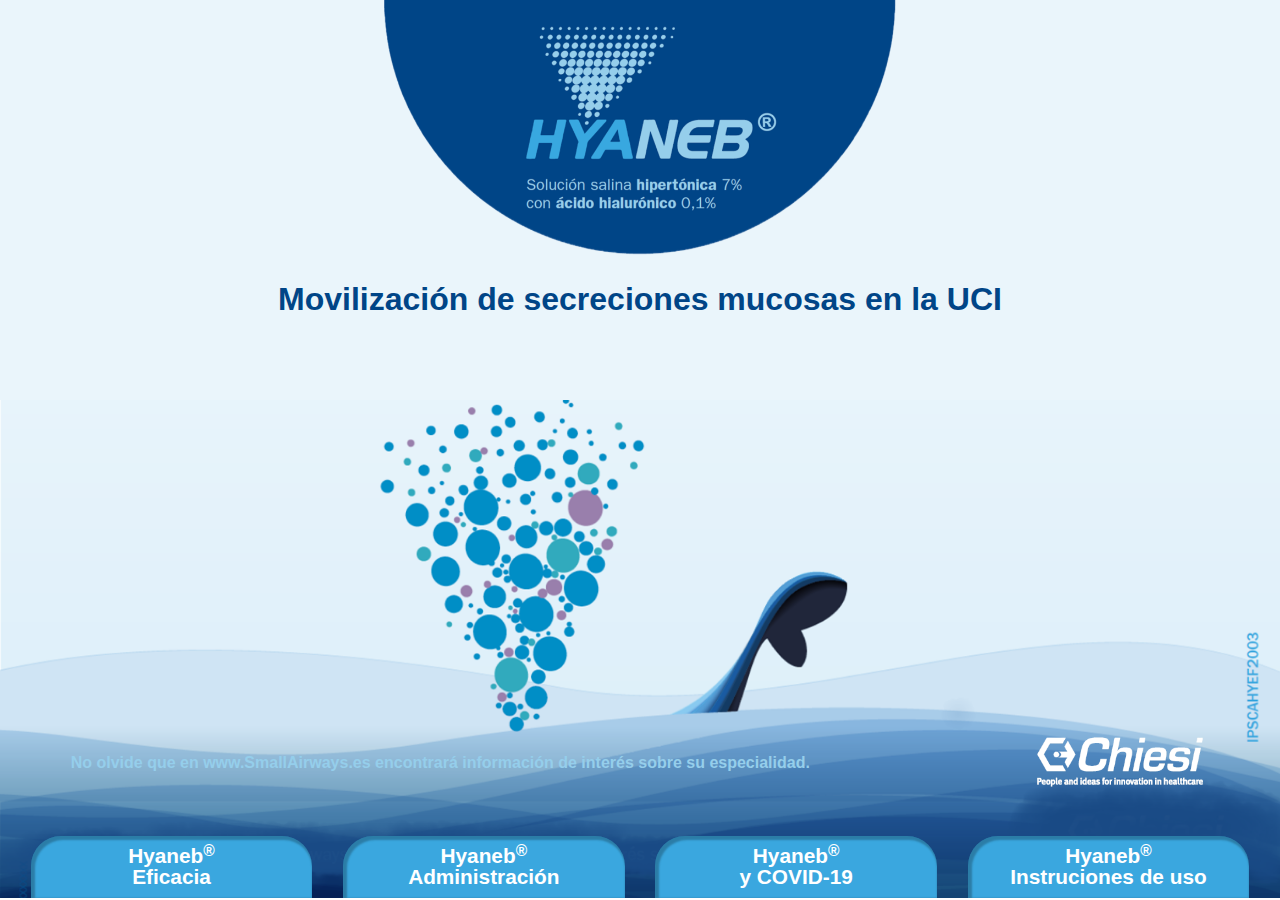
<file: index.html>
<!DOCTYPE html>
<html lang="en">
<head>
    <meta charset="UTF-8">
    <meta name="viewport" content="width=device-width, initial-scale=1.0">
    <title>Hyaneb</title>
    <link rel="stylesheet" href="assets/bootstrap/css/bootstrap.min.css">
    <link rel="stylesheet" href="css/style.css">
</head>
<body>

<div id="kad_container">

    <div id="app">

        <router-view></router-view>
    
                <footer>
                    <!-- <img class="sup-footer" src="assets/images/sup-footer.png" alt=""> -->
                    <div class="container-fluid">
                        <div class="enlaces">
                            <div>
                                <router-link to="/eficacia"  id="eficacia">
                                    Hyaneb<sup>®</sup>
                                    <br> Eficacia
                                </router-link>
                            </div>
                            <div>
                                <router-link to="/admon" id="admon">
                                    Hyaneb<sup>®</sup> <br>
                                    Administración
                                </router-link>
                            </div>
                            <div>
                                <router-link to="/covid-19" id="covid">
                                    Hyaneb<sup>®</sup> <br>
                                    y COVID-19
                                </router-link>
                            </div>
                            <div>
                                <router-link to="/instrucciones-uso" id="uso">
                                    Hyaneb<sup>®</sup> <br>
                                    Instruciones de uso
                                </router-link>
                            </div>
                    </div>
                    </div>
                </footer>
    
    </div>

</div>

</body>

<script src="assets/jquery-3.5.1.slim.min.js"></script>
<script src="assets/bootstrap/js/bootstrap.min.js"></script>
<script src="assets/popper.min.js"></script>
<script src="assets/scripts/vue.js"></script>
<script src="assets/scripts/vue-router.js"></script>
<script src="assets/scripts/app.js"></script>
<script src="assets/scripts/functions.js"></script>
<script type="text/javascript"> 
    var kad_container_width = 1920; 
    var kad_container_height = 1080; 
</script>
</html>
</file>
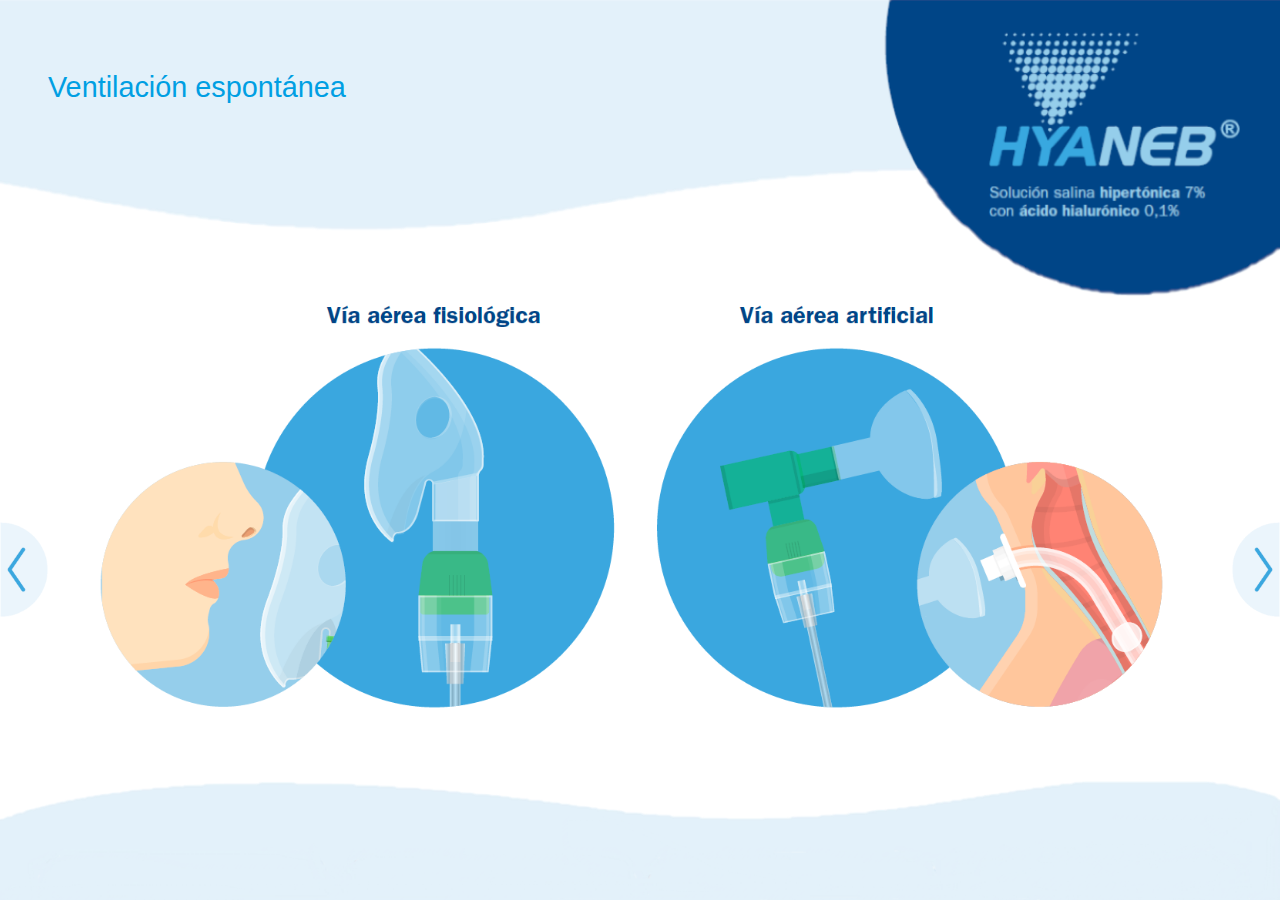
<file: hyaneb-admon-1.html>
<!DOCTYPE html>
<html lang="en">
<head>
    <meta charset="UTF-8">
    <meta name="viewport" content="width=device-width, initial-scale=1.0">
    <title>Hyaneb</title>
    <link rel="stylesheet" href="assets/bootstrap/css/bootstrap.min.css">
    <link rel="stylesheet" href="css/style.css">
</head>
<body>

    <section class="container-fluid hy-admon-1" id="app">

        <a href="index.html">
            <div class="header">
                <h1>
                    Ventilación espontánea
                </h1>
                <!-- <img src="assets/images/header.png" alt=""> -->
            </div>
        </a>

        <div class="body">

            <div class="images">
                <a href="hyaneb-admon.html">
                    <img src="assets/images/icono-anterior.png" alt="" class="icono-anterior">
                </a>
                <img src="assets/images/body-forma-admon-1.png" alt="">
                <a href="hyaneb-admon-2.html">
                    <img src="assets/images/icono-proximo.png" alt="" class="icono-proximo">
                </a>
            </div>
        </div>

        <footer-component></footer-component>
        <!-- <footer>
            <div class="container-fluid">
                <img class="sup-footer" src="assets/images/sup-footer.png" alt="">
                <div class="enlaces">
                    <div class="">
                        <a href="hyaneb-eficacia.html">
                            Hyaneb<sup>®</sup>
                            <br> Eficacia
                        </a>
                    </div>
                    <div class="">
                        <a href="hyaneb-admon.html">
                            Hyaneb<sup>®</sup> <br>
                            Administración
                        </a>
                    </div>
                    <div class="">
                        <a href="hyaneb-covid-19.html">
                            Hyaneb<sup>®</sup> <br>
                            y COVID-19
                        </a>
                    </div>
                    <div class="">
                        <a href="hyaneb-instrucciones.html">
                            Hyaneb<sup>®</sup> <br>
                            Instruciones de uso
                        </a>
                    </div>
            </div>
            </div>
            </footer> -->
    </section>

</body>

<script src="assets/jquery-3.5.1.slim.min.js"></script>
<script src="assets/bootstrap/js/bootstrap.min.js"></script>
<script src="assets/popper.min.js"></script>
<script src="assets/scripts/vue.js"></script>
<script src="assets/scripts/app.js"></script>
</html>
</file>
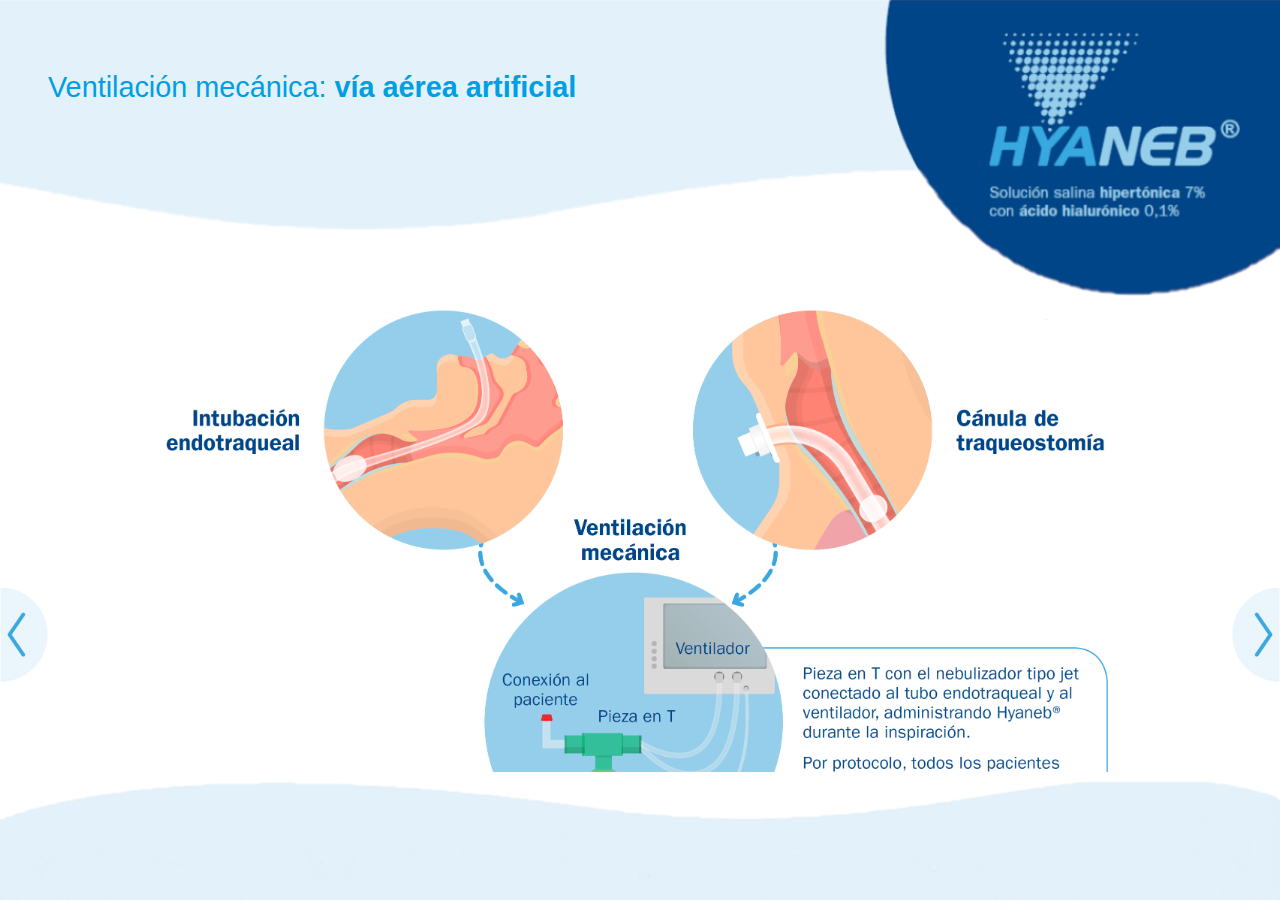
<file: hyaneb-admon-2.html>
<!DOCTYPE html>
<html lang="en">
<head>
    <meta charset="UTF-8">
    <meta name="viewport" content="width=device-width, initial-scale=1.0">
    <title>Hyaneb</title>
    <link rel="stylesheet" href="assets/bootstrap/css/bootstrap.min.css">
    <link rel="stylesheet" href="css/style.css">
</head>
<body>

    <section class="container-fluid hy-admon-2">

        <a href="index.html">
            <div class="header">
                <h1>
                    Ventilación mecánica: <strong>vía aérea artificial</strong>
                </h1>
                <!-- <img src="assets/images/header.png" alt=""> -->
            </div>
        </a>

        <div class="body">
            <div class="images">
                <a href="hyaneb-admon-1.html">
                    <img src="assets/images/icono-anterior.png" alt="" class="icono-anterior">
                </a>
                <img src="assets/images/body-forma-admon-2.png" alt="">
                <a href="hyaneb-admon-3.html">
                    <img src="assets/images/icono-proximo.png" alt="" class="icono-proximo">
                </a>
            </div>
        </div>

        <footer-component></footer-component>
        <!-- <footer>
            <div class="container-fluid">
            <img class="sup-footer" src="assets/images/sup-footer.png" alt="">
                <div class="enlaces">
                    <div class="">
                        <a href="hyaneb-eficacia.html">
                            Hyaneb<sup>®</sup>
                            <br> Eficacia
                        </a>
                    </div>
                    <div class="">
                        <a href="hyaneb-admon.html">
                            Hyaneb<sup>®</sup> <br>
                            Administración
                        </a>
                    </div>
                    <div class="">
                        <a href="hyaneb-covid-19.html">
                            Hyaneb<sup>®</sup> <br>
                            y COVID-19
                        </a>
                    </div>
                    <div class="">
                        <a href="hyaneb-instrucciones.html">
                            Hyaneb<sup>®</sup> <br>
                            Instruciones de uso
                        </a>
                    </div>
            </div>
            </div>
            </footer> -->
    </section>

</body>

<script src="assets/jquery-3.5.1.slim.min.js"></script>
<script src="assets/bootstrap/js/bootstrap.min.js"></script>
<script src="assets/popper.min.js"></script>
<script src="assets/scripts/vue.js"></script>
<script src="assets/scripts/app.js"></script>
</html>
</file>
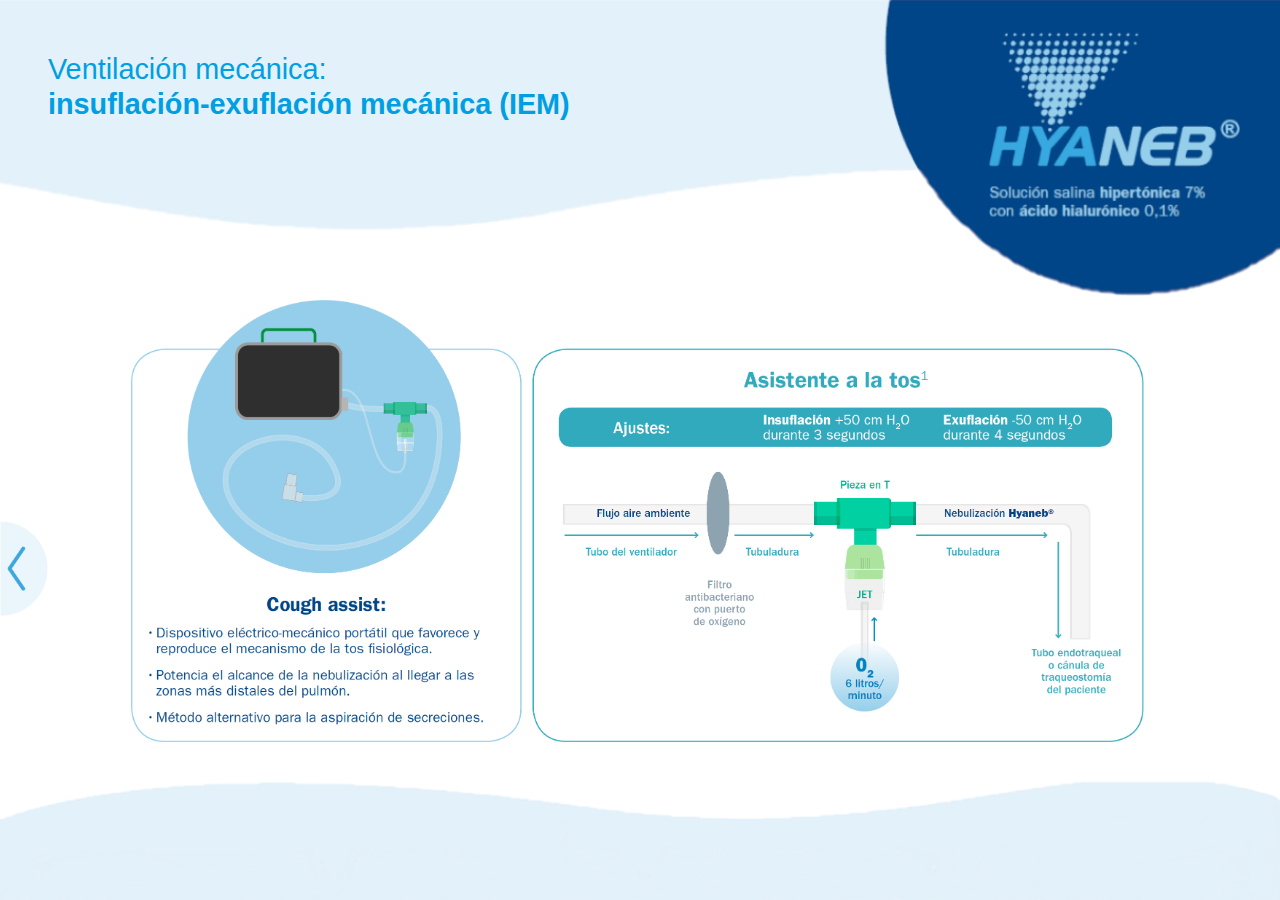
<file: hyaneb-admon-3.html>
<!DOCTYPE html>
<html lang="en">
<head>
    <meta charset="UTF-8">
    <meta name="viewport" content="width=device-width, initial-scale=1.0">
    <title>Hyaneb</title>
    <link rel="stylesheet" href="assets/bootstrap/css/bootstrap.min.css">
    <link rel="stylesheet" href="css/style.css">
</head>
<body>

    <section class="container-fluid hy-admon hy-admon-3" id="app">

        <a href="index.html">
            <div class="header">
                <h1>
                    Ventilación mecánica: <br>
                    <strong>
                        insuflación-exuflación mecánica (IEM)
                    </strong>
                </h1>
                <!-- <img src="assets/images/header.png" alt=""> -->
            </div>
        </a>

        <div class="body">
            <div class="images">
                <a href="hyaneb-admon-2.html">
                    <img src="assets/images/icono-anterior.png" alt="" class="icono-anterior">
                </a>
                <img src="assets/images/body-forma-admon-3.png" alt="">
            </div>

            <p class="ha3">
                1. JD Martí Romeu, M Vendrell Relat. Manual SEPAR de Procedimientos 27. Técnicas manuales e instrumentales para el drenaje de secreciones bronquiales en el paciente adulto. SEPAR. Marzo 2014.
            </p>

        </div>

        <footer-component></footer-component>

        <!-- <footer>
            <div class="container-fluid">
                <img class="sup-footer" src="assets/images/sup-footer.png" alt="">
                <div class="enlaces">
                    <div class="">
                        <a href="hyaneb-eficacia.html">
                            Hyaneb<sup>®</sup>
                            <br> Eficacia
                        </a>
                    </div>
                    <div class="">
                        <a href="hyaneb-admon.html">
                            Hyaneb<sup>®</sup> <br>
                            Administración
                        </a>
                    </div>
                    <div class="">
                        <a href="hyaneb-covid-19.html">
                            Hyaneb<sup>®</sup> <br>
                            y COVID-19
                        </a>
                    </div>
                    <div class="">
                        <a href="hyaneb-instrucciones.html">
                            Hyaneb<sup>®</sup> <br>
                            Instruciones de uso
                        </a>
                    </div>
            </div>
            </div>
            </footer> -->
    </section>

</body>

<script src="assets/jquery-3.5.1.slim.min.js"></script>
<script src="assets/bootstrap/js/bootstrap.min.js"></script>
<script src="assets/popper.min.js"></script>
<script src="assets/scripts/vue.js"></script>
<script src="assets/scripts/app.js"></script>
</html>
</file>
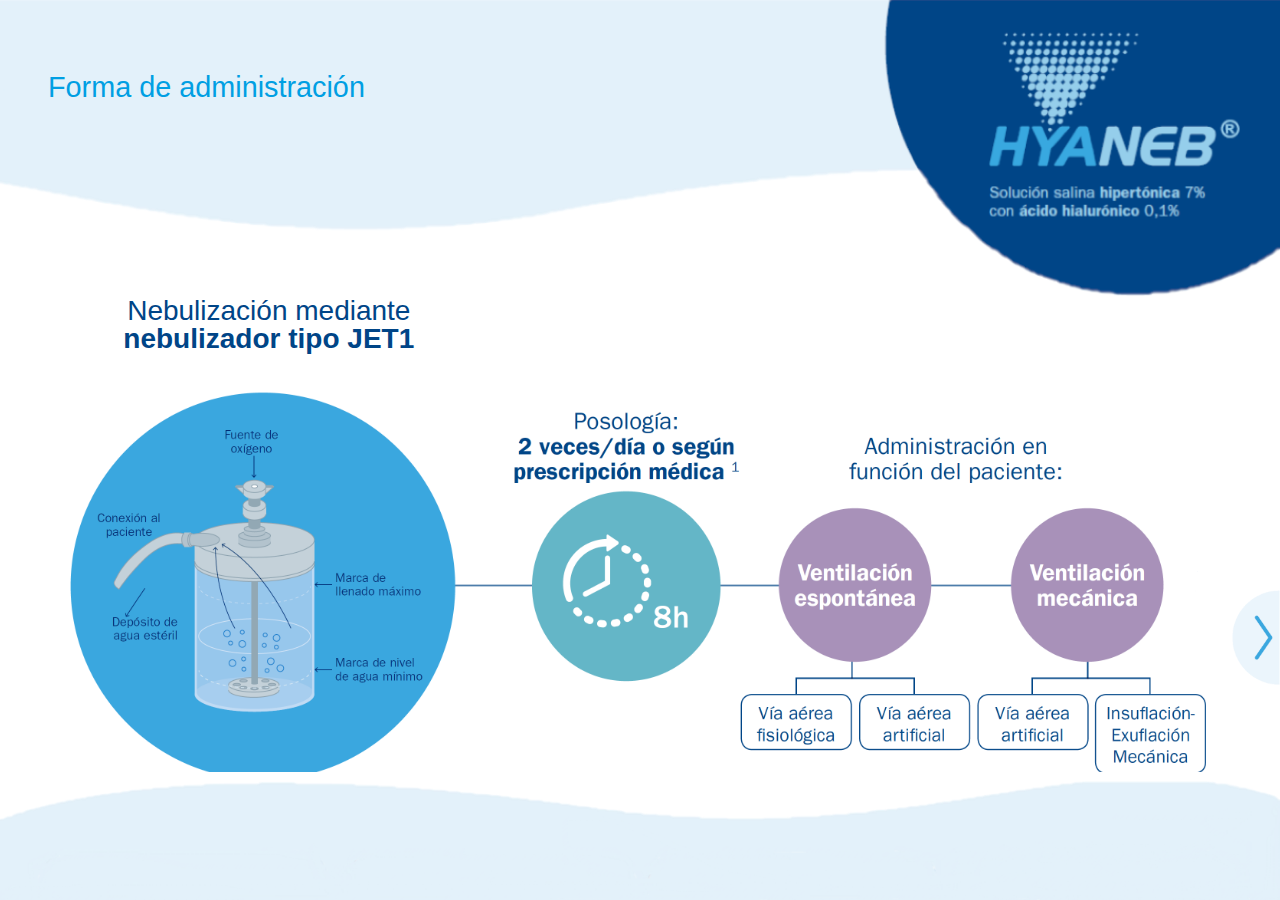
<file: hyaneb-admon.html>
<!DOCTYPE html>
<html lang="en">
<head>
    <meta charset="UTF-8">
    <meta name="viewport" content="width=device-width, initial-scale=1.0">
    <title>Hyaneb</title>
    <link rel="stylesheet" href="assets/bootstrap/css/bootstrap.min.css">
    <link rel="stylesheet" href="css/style.css">
</head>
<body>

    <section class="container-fluid hy-admon" id="app">

        <a href="index.html">
            <div class="header">
                <h1>
                    Forma de administración
                </h1>
                <!-- <img src="assets/images/header.png" alt=""> -->
            </div>
        </a>

        <div class="body">

            <h3>
                <span>
                    Nebulización mediante
                </span> <br>
                nebulizador tipo JET1
            </h3>

            <div class="images">
                <img src="assets/images/body-forma-admon.png" alt=""> 
                <a href="hyaneb-admon-1.html">
                    <img class="icono-proximo" src="assets/images/icono-proximo.png" alt="">
                </a>
            </div>
            <!-- <div class="caja-hyaneb">
                <img src="assets/images/caja-hyaneb.png" alt="">
            </div> -->
            <p>
                1.Instrucciones de uso Hyaneb®
            </p>
        </div>

        <footer-component></footer-component>

        <!-- <footer>
            <div class="container-fluid">
                <img class="sup-footer" src="assets/images/sup-footer.png" alt="">
                <div class="enlaces">
                    <div class="eficacia">
                        <a href="hyaneb-eficacia.html" onclick="pintarEficacia()">
                            Hyaneb<sup>®</sup>
                            <br> Eficacia
                        </a>
                    </div>
                    <div class="admon">
                        <a href="#" onclick="pintarAdmon()">
                            Hyaneb<sup>®</sup> <br>
                            Administración
                        </a>
                    </div>
                    <div class="covid">
                        <a href="hyaneb-covid-19.html" onclick="pintarCovid()">
                            Hyaneb<sup>®</sup> <br>
                            y COVID-19
                        </a>
                    </div>
                    <div class="uso">
                        <a href="hyaneb-instrucciones.html" onclick="pintarUso()">
                            Hyaneb<sup>®</sup> <br>
                            Instruciones de uso
                        </a>
                    </div>
            </div>
            </div>
            </footer> -->
    </section>

</body>

<script src="assets/jquery-3.5.1.slim.min.js"></script>
<script src="assets/bootstrap/js/bootstrap.min.js"></script>
<script src="assets/popper.min.js"></script>
<script src="assets/scripts/functions.js"></script>
<script src="assets/scripts/vue.js"></script>
<script src="assets/scripts/app.js"></script>
</html>
</file>
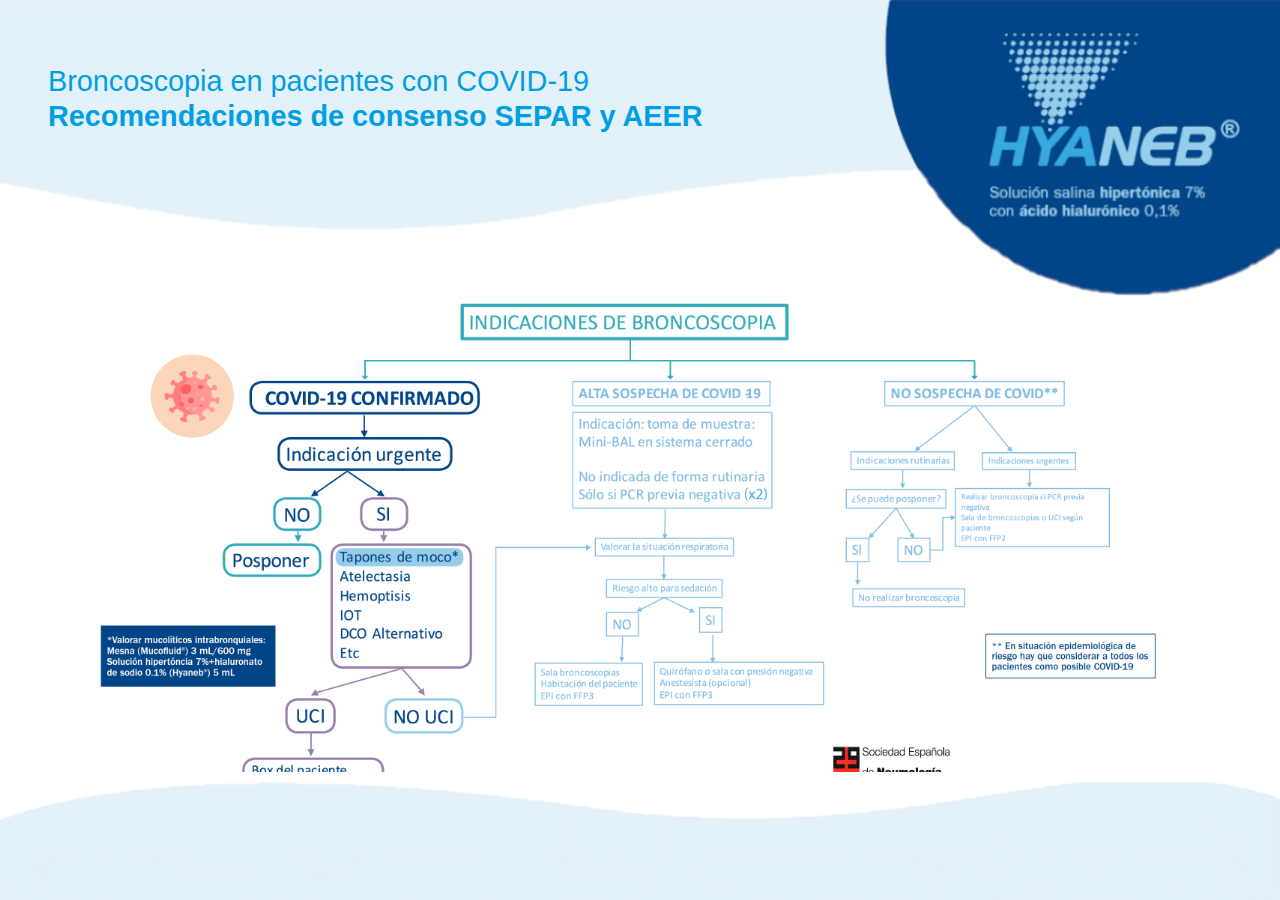
<file: hyaneb-covid-19.html>
<!DOCTYPE html>
<html lang="en">
<head>
    <meta charset="UTF-8">
    <meta name="viewport" content="width=device-width, initial-scale=1.0">
    <title>Hyaneb</title>
    <link rel="stylesheet" href="assets/bootstrap/css/bootstrap.min.css">
    <link rel="stylesheet" href="css/style.css">
</head>
<body>

    <section class="container-fluid hy-covid" id="app">

        <a href="index.html">
            <div class="header">
                <h1>
                    Broncoscopia en pacientes con COVID-19 <br>
                    <strong>Recomendaciones de consenso SEPAR y AEER</strong>
                </h1>
                <!-- <img src="assets/images/header.png" alt=""> -->
            </div>
        </a>

        <div class="body">

            <img src="assets/images/body-covid-19.png" alt="">

            <a href="https://doi.org/10.1016/j.arbres.2020.03.017" class="enlace" target="_blank">
                <img src="assets/images/icono-hoja.png" alt="">
                1. Cordovilla R, et al. Recomendaciones de consenso SEPAR y AEER sobre el uso de la broncoscopia y la toma de muestras de la vía respiratoria en pacientes con sospecha o con infección confirmada por COVID-19. Arch Bronconeumol.
                2020. https://doi.org/10.1016/j.arbres.2020.03.017
            </a>

        </div>

        <footer-component></footer-component>

        <!-- <footer>
            <div class="container-fluid">
                <img class="sup-footer" src="assets/images/sup-footer.png" alt="">
                <div class="enlaces">
                    <div class="eficacia">
                        <a href="hyaneb-eficacia.html" onclick="pintarEficacia()">
                            Hyaneb<sup>®</sup>
                            <br> Eficacia
                        </a>
                    </div>
                    <div class="admon">
                        <a href="hyaneb-admon.html" onclick="pintarAdmon()">
                            Hyaneb<sup>®</sup> <br>
                            Administración
                        </a>
                    </div>
                    <div class="covid">
                        <a href="#" onclick="pintarCovid()">
                            Hyaneb<sup>®</sup> <br>
                            y COVID-19
                        </a>
                    </div>
                    <div class="uso">
                        <a href="hyaneb-instrucciones.html" onclick="pintarUso()">
                            Hyaneb<sup>®</sup> <br>
                            Instruciones de uso
                        </a>
                    </div>
            </div>
            </div>
            </footer> -->
    </section>

</body>
<script src="assets/jquery-3.5.1.slim.min.js"></script>
<script src="assets/popper.min.js"></script>
<script src="assets/bootstrap/js/bootstrap.min.js"></script>
<script src="assets/scripts/functions.js"></script>
<script src="assets/scripts/vue.js"></script>
<script src="assets/scripts/app.js"></script>
</html>
</file>
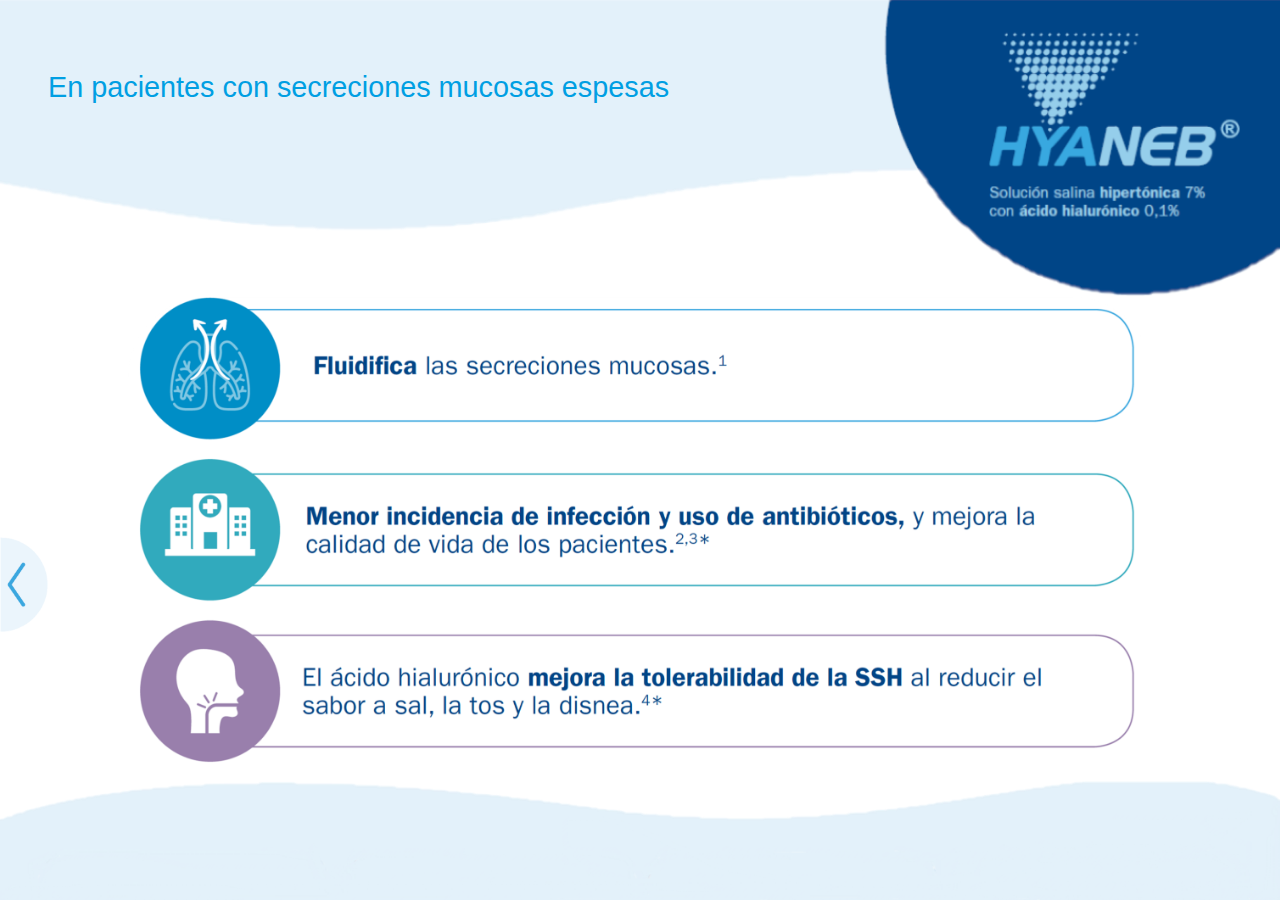
<file: hyaneb-eficacia-1.html>
<!DOCTYPE html>
<html lang="en">
<head>
    <meta charset="UTF-8">
    <meta name="viewport" content="width=device-width, initial-scale=1.0">
    <title>Hyaneb</title>
    <link rel="stylesheet" href="assets/bootstrap/css/bootstrap.min.css">
    <link rel="stylesheet" href="css/style.css">
</head>
<body>

    <section class="container-fluid hy-eficacia hy-eficacia-1">

        <a href="index.html">
            <div class="header">
                <!-- <img src="assets/images/header.png" alt=""> -->
                <h1>
                    En pacientes con secreciones mucosas espesas
                </h1>
            </div>
        </a>

        <div class="body">
            <div class="images">
                <a href="hyaneb-eficacia.html">
                    <img src="assets/images/icono-anterior.png" alt="" class="icono-anterior">
                </a>
                <img src="assets/images/mucosas-espesas.png" alt="">
                <a href="hyaneb-eficacia.html" style="display: none">
                    <img src="assets/images/icono-proximo.png" alt="" class="icono-proximo">
                </a>
            </div>

            <!-- <div class="caja-hyaneb">
                <img src="assets/images/caja-hyaneb.png" alt="">
            </div> -->
            <p>
                *En pacientes con bronquiectasias y en pacientes con fibrosis quística.
                <br>
                <br>
                1.Instrucciones de uso Hyaneb® 2. Kellett F, Robert N.M. Nebulised 7% hypertonic saline improves lung function and quality of life in bronchiectasis. Respir Med. 2011 Dec;105(12):1831-5. 3. Furnari ML, Termini L, Traverso G, et al.
                Nebulized hypertonic saline containing hyaluronic acid improves tolerability in patients with cystic fibrosis and lung disease compared with nebulized hypertonic saline alone: a prospective, randomized, double-blind, controlled study. Ther
                Adv Respir Dis. 2012;6(6):315‐322. 4. Máiz, Girón, Prats, Clemente, Polverino, Cañoet al. Addition of hyaluronic acid improves tolerance to 7% hypertonic saline solution in bronchiectasis patients. Ther Adv Respir Dis. 2018; 12: 1-10.
                2018; 12: 1-10.
            </p>
        </div>

        <footer-component></footer-component>
        <!-- <footer>
            <div class="container-fluid">
                <img class="sup-footer" src="assets/images/sup-footer.png" alt="">
                <div class="enlaces">
                    <div class="eficacia">
                        <a href="hyaneb-eficacia.html"  onclick="pintarEficacia()">
                            Hyaneb<sup>®</sup>
                            <br> Eficacia
                        </a>
                    </div>
                    <div class="admon">
                        <a href="hyaneb-admon.html">
                            Hyaneb<sup>®</sup> <br>
                            Administración
                        </a>
                    </div>
                    <div class="covid">
                        <a href="hyaneb-covid-19.html">
                            Hyaneb<sup>®</sup> <br>
                            y COVID-19
                        </a>
                    </div>
                    <div class="uso">
                        <a href="hyaneb-instrucciones.html">
                            Hyaneb<sup>®</sup> <br>
                            Instruciones de uso
                        </a>
                    </div>
            </div>
            </div>
            </footer> -->
    </section>

</body>
<script>

function pintarEficacia(){

    document.getElementsByClassName('eficacia').style('background-color', "#004587");
    console.log("Aquí");

}

</script>
<script src="assets/jquery-3.5.1.slim.min.js"></script>
<script src="assets/bootstrap/js/bootstrap.min.js"></script>
<script src="assets/popper.min.js"></script>
<script src="assets/scripts/vue.js"></script>
<script src="assets/scripts/app.js"></script>
</html>
</file>
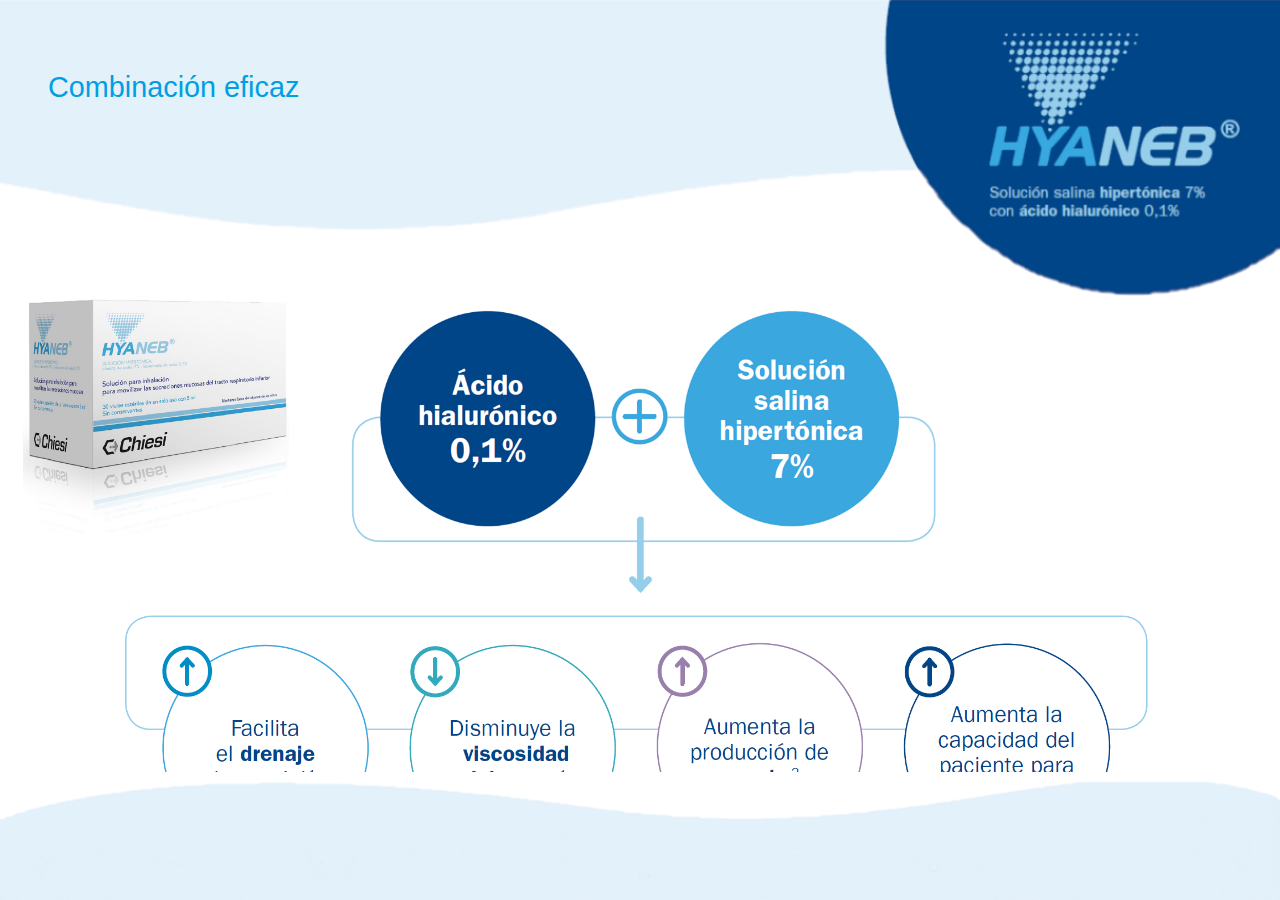
<file: hyaneb-eficacia.html>
<!DOCTYPE html>
<html lang="en">
<head>
    <meta charset="UTF-8">
    <meta name="viewport" content="width=device-width, initial-scale=1.0">
    <title>Hyaneb</title>
    <link rel="stylesheet" href="assets/bootstrap/css/bootstrap.min.css">
    <link rel="stylesheet" href="css/style.css">
</head>
<body>

    <section class="container-fluid hy-eficacia" id="app">

        <a href="index.html">
            <div class="header">

                <h1>
                    Combinación eficaz
                </h1>
            </div>
        </a>

        <!-- <header-component></header-component> -->

        <div class="body">
            <div class="row">
                <div class="col-md-3 text-center caja-hyaneb">
                    <img src="assets/images/caja-hyaneb.png" alt="">
                </div>
                <div class="col-md-7">
                    <img src="assets/images/body-eficacia-1.png" alt="">
                </div>
            </div>
            <div class="images">
                <img class="central" src="assets/images/body-eficacia-2.png" alt="">
                <!-- <a href="hyaneb-eficacia-1.html">
                    <img src="assets/images/icono-proximo.png" alt="" class="icono-proximo">
                </a> -->
            </div>
            <router-link to="/eficacia1">
                <img src="assets/images/icono-proximo.png" alt="" class="icono-proximo">
            </router-link>
            <p>
                1. Martínez-García MÁ, et al. Normativa sobre el tratamiento de las bronquiectasias en el adulto. Arch Bronconeumol. 2017. http://dx.doi.org/10.1016/j.arbres.2017.07.016. 2.Marques Ferreira, AC et al. Hypertonic Saline as a Useful
                Tool for Sputum Induction and Pathogen Detection in Cystic Fibrosis. Lung 2017;195:431–439.
            </p>
        </div>


        <footer-component></footer-component>

        <!-- <footer>

            <div class="container-fluid">
                <img class="sup-footer" src="assets/images/sup-footer.png" alt="">
                    <div class="enlaces">
                        <div class="eficacia">
                            <a href="hyaneb-eficacia.html" onclick="pintarEficacia()">
                                Hyaneb<sup>®</sup>
                                <br> Eficacia
                            </a>
                        </div>
                        <div class="admon">
                            <a href="hyaneb-admon.html" onclick="pintarAdmon()">
                                Hyaneb<sup>®</sup> <br>
                                Administración
                            </a>
                        </div>
                        <div class="covid">
                            <a href="hyaneb-covid-19.html" onclick="pintarCovid()">
                                Hyaneb<sup>®</sup> <br>
                                y COVID-19
                            </a>
                        </div>
                        <div class="uso">
                            <a href="hyaneb-instrucciones.html" onclick="pintarUso()">
                                Hyaneb<sup>®</sup> <br>
                                Instruciones de uso
                            </a>
                        </div>
                </div>
                </div>
            </footer> -->
    </section>
    <script src="assets/jquery-3.5.1.slim.min.js"></script>
    <script src="assets/popper.min.js"></script>
    <script src="assets/bootstrap/js/bootstrap.min.js"></script>
    <script src="assets/scripts/functions.js"></script>
    <script src="assets/scripts/vue.js"></script>
    <script src="assets/scripts/app.js"></script>
    <script src="assets/scripts/vue-router.js"></script>
    <!-- <script>
    
        function pintarEficacia(){
    
            let color = "#004587";
            let elements;

            console.log("Aquí");
            elements = document.getElementsByClassName("eficacia");
            elements[0].style.backgroundColor = color;
        }

        function pintarEficacia(){
    
            let color = "#004587";
            let elements;

            console.log("Aquí");
            elements = document.getElementsByClassName("eficacia");
            elements[0].style.backgroundColor = color;
        }

        function pintarEficacia(){
    
            let color = "#004587";
            let elements;

            console.log("Aquí");
            elements = document.getElementsByClassName("eficacia");
            elements[0].style.backgroundColor = color;
        }

        function pintarEficacia(){
    
            let color = "#004587";
            let elements;

            console.log("Aquí");
            elements = document.getElementsByClassName("eficacia");
            elements[0].style.backgroundColor = color;
        }
    </script> -->
</body>
</html>
</file>
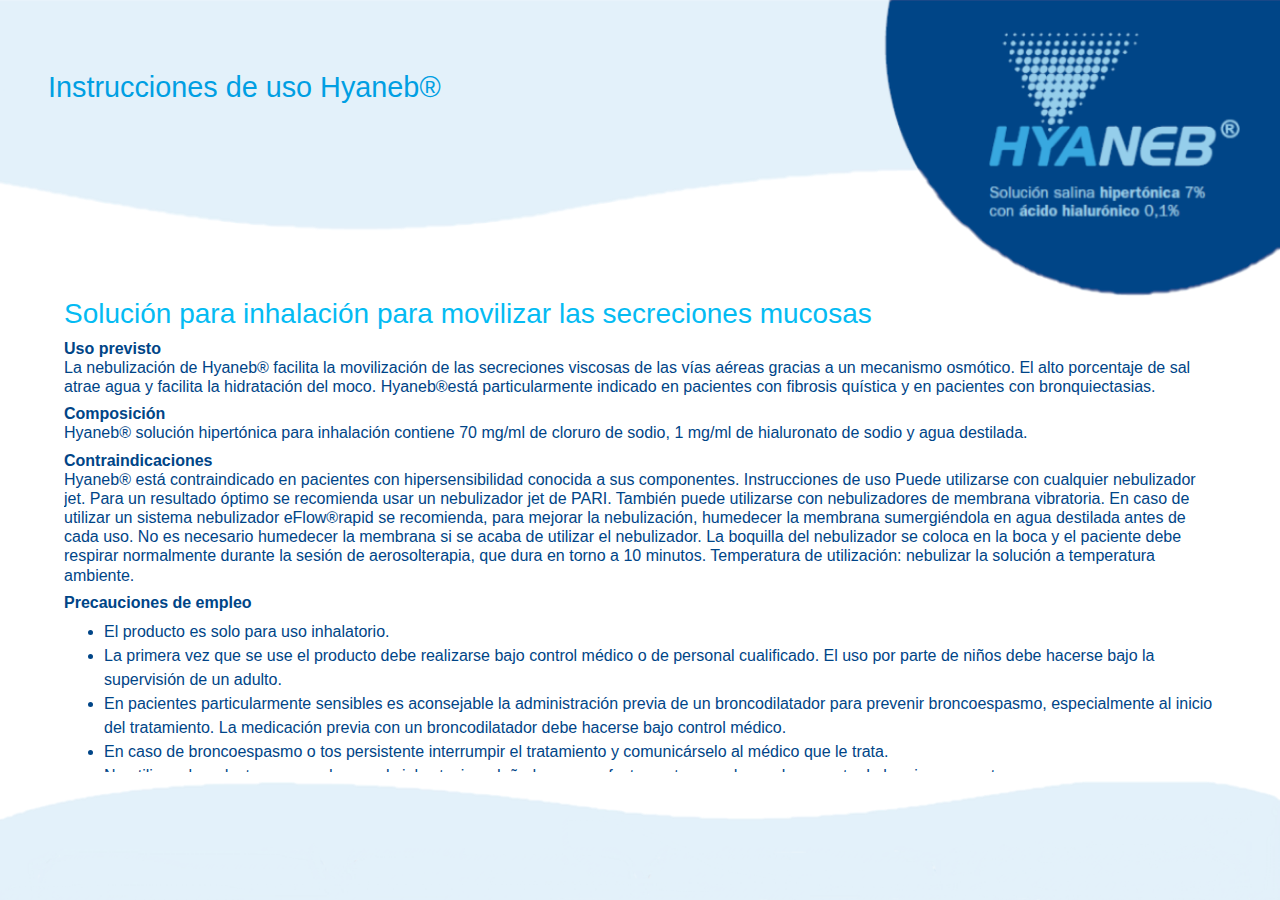
<file: hyaneb-instrucciones.html>
<!DOCTYPE html>
<html lang="en">
<head>
    <meta charset="UTF-8">
    <meta name="viewport" content="width=device-width, initial-scale=1.0">
    <title>Hyaneb</title>
    <link rel="stylesheet" href="assets/bootstrap/css/bootstrap.min.css">
    <link rel="stylesheet" href="css/style.css">
</head>
<body>

    <section class="container-fluid hy-uso" id="app">

        <a href="index.html">
            <div class="header">
                <h1>
                    Instrucciones de uso Hyaneb®
                </h1>
                <!-- <img src="assets/images/header.png" alt=""> -->
            </div>
        </a>

        <div class="body">

            <h3>
                Solución para inhalación para movilizar las secreciones mucosas
            </h3>

            <p>
                <span>
                    Uso previsto
                </span> <br>
                La nebulización de Hyaneb® facilita la movilización de las secreciones viscosas de las vías aéreas gracias a un mecanismo osmótico. El alto porcentaje de sal
                atrae agua y facilita la hidratación del moco. Hyaneb®está particularmente indicado en pacientes con fibrosis quística y en pacientes con bronquiectasias. <br>
            </p>

            <p>
                <span>
                    Composición
                </span> <br>
                Hyaneb® solución hipertónica para inhalación contiene 70 mg/ml de cloruro de sodio, 1 mg/ml de hialuronato de sodio y agua destilada.
            </p>
            <p>
                <span>
                    Contraindicaciones
                </span> <br>
                Hyaneb® está contraindicado en pacientes con hipersensibilidad conocida a sus componentes.
                Instrucciones de uso
                Puede utilizarse con cualquier nebulizador jet. Para un resultado óptimo se recomienda usar un nebulizador jet de PARI. También puede utilizarse con
                nebulizadores de membrana vibratoria. En caso de utilizar un sistema nebulizador eFlow®rapid se recomienda, para mejorar la nebulización, humedecer la
                membrana sumergiéndola en agua destilada antes de cada uso. No es necesario humedecer la membrana si se acaba de utilizar el nebulizador. La boquilla del
                nebulizador se coloca en la boca y el paciente debe respirar normalmente durante la sesión de aerosolterapia, que dura en torno a 10 minutos. Temperatura
                de utilización: nebulizar la solución a temperatura ambiente.
            </p>
            
            <p>
                <span>
                    Precauciones de empleo
                </span>
            </p>

                <ul>
                    <li>
                        El producto es solo para uso inhalatorio.
                    </li>
                    <li>
                        La primera vez que se use el producto debe realizarse bajo control médico o de personal cualificado. El uso por 
                        parte de niños debe hacerse bajo la supervisión de un adulto.
                    </li>
                    <li>
                        En pacientes particularmente sensibles es aconsejable la administración previa de un broncodilatador para prevenir 
                        broncoespasmo, especialmente al inicio del tratamiento. La medicación previa con un broncodilatador debe hacerse bajo control médico.
                    </li>
                    <li>
                        En caso de broncoespasmo o tos persistente interrumpir el tratamiento y comunicárselo al médico que le trata.
                    </li>
                    <li>
                        No utilizar el producto en caso de que el vial estuviera dañado o no perfectamente cerrado en el momento de la primera apertura.
                    </li>
                    <li>
                        No usar el producto después de la fecha de caducidad indicada en el envase. No reutilizar el contenido restante del vial.
                    </li>
                </ul> 

                <p>
                    No mezclar la solución hipertónica con otros medicamentos.
                </p>

                <p>
                    <span>
                        Posología
                    </span> <br>
                    Utilizar un vial de 5 ml dos veces al día o según prescripción médica. Es posible empezar con un volumen inferior e ir aumentándolo progresivamente.
                </p>
                <p>
                    <span>
                        Condiciones de conservación.
                    </span> <br>
                    Conservar a temperatura ambiente y mantener alejado del alcance de los niños.
                </p>

        </div>

        <footer-component></footer-component>

        <!-- <footer>
                    <div class="container-fluid">
                        <img class="sup-footer" src="assets/images/sup-footer.png" alt="">
                        <div class="enlaces">
                            <div class="eficacia">
                                <a href="hyaneb-eficacia.html" onclick="pintarEficacia()">
                                    Hyaneb<sup>®</sup>
                                    <br> Eficacia
                                </a>
                            </div>
                            <div class="admon">
                                <a href="hyaneb-admon.html" onclick="pintarAdmon()">
                                    Hyaneb<sup>®</sup> <br>
                                    Administración
                                </a>
                            </div>
                            <div class="covid">
                                <a href="hyaneb-covid-19.html" onclick="pintarCovid()">
                                    Hyaneb<sup>®</sup> <br>
                                    y COVID-19
                                </a>
                            </div>
                            <div class="uso">
                                <a href="#" onclick="pintarUso()">
                                    Hyaneb<sup>®</sup> <br>
                                    Instruciones de uso
                                </a>
                            </div>
                    </div>
                    </div>
            </footer> -->
    </section>

</body>

<script src="assets/jquery-3.5.1.slim.min.js"></script>
<script src="assets/popper.min.js"></script>
<script src="assets/bootstrap/js/bootstrap.min.js"></script>
<script src="assets/scripts/functions.js"></script>
<script src="assets/scripts/vue.js"></script>
<script src="assets/scripts/app.js"></script>
</html>
</file>
<file: css/style.css>
/** Generales **/
body{

    font-size: 100%;
    color: #004587;
    background-color: transparent;
}

body .container-fluid{

    padding: 0;
}

#app{

    overflow: hidden;
}

.body{

    overflow-y: scroll;
    overflow-x: hidden;
    margin-bottom: 10%;
}

.body h3{

    position: relative;
    z-index: 5;
}

 body section.container-fluid{

    height: 100vh;
    display: flex;
    flex-direction: column;
    justify-content: flex-start;
    overflow: hidden;
    overflow-y: hidden;
    margin-bottom: -4em;
    position: relative;
    z-index: 5;
    background-image: url("../assets/images/imagen-footer.png");
    background-size: contain;
    background-position: bottom;
    background-repeat: no-repeat;
} 

body section.container{

    height: 92vh;
    display: flex;
    flex-direction: column;
    justify-content: flex-start;
    overflow: hidden;
} 

.header{

    height: 33vh;
    background-image: url("../assets/images/header.png");
    background-size: cover;
    background-repeat: no-repeat;
    background-position-x: right;
    padding-left: 3em;
    position: relative;
    z-index: 5;
    display: flex;
    align-items: center;
}

section.container-fluid a:hover{

    text-decoration: none;
}

.header h1{

    color: #009FE3;
    font-size: 1.8em;
    margin-bottom: 10%;
}

.header img{

    width: 100%;
}

.icono-anterior, .icono-proximo{

    width: 3em!important;
}

.body img{

    position: relative;
    z-index: 4;
}

/* footer .enlaces div:focus-within{

    background-color: #004587;
} */

/** Index **/

.index.container-fluid{

    background-color: #EAF5FB;
    padding: 0;
    background-image: url(../assets/images/fondo-index.png);
    background-size: contain;
    background-position: bottom;
    background-repeat: no-repeat;
    display: flex;
    flex-direction: column;
    justify-content: space-between;
}

.index .logo img{

    width: 40%;
}

.index .logo h3{

    font-size: 2em;
    padding: .8em;
    font-weight: 700;
}

.index .mar-ballena{

    margin-bottom: 5%;
}

.index .chiesi{

    display: flex;
    align-items: baseline;
    justify-content: space-around;
    padding: .5em;
    height: 7em;
}

.index .chiesi p{

    color: #95CEEB;
    font-weight: 600;
    font-size: 1em;
}

.index .chiesi img{

    width: 65%;
}

/** Footer **/

footer{

    /* margin-top: -6em; */
    position: relative;
    z-index: 7;
}

.imagen-footer{

    position: relative;
    bottom: -1em; 
}

footer .enlaces{

    display: flex;
    justify-content: space-evenly;
    background-color: transparent;
/*     background-color: #E3F1FA; */
}
.index footer .enlaces{

    background-color: transparent;
}
footer .enlaces a:hover{

    color: #fff;
}

footer .enlaces div:focus{

    background-color: chartreuse;
}

.sup-footer{

    width: 100%;
}

footer .enlaces div{

    background-color: #3AA7DF;
    height: 3em;
    border-top-left-radius: 30px;
    border-top-right-radius: 30px;
    padding: .5em;
    width: 22%;
    text-align: center;
    box-shadow: inset 2px 2px 2px 2px rgba(0,0,0,.25);
    font-size: 1.3em;
    line-height: 1;
}

footer div a{

    color: #fff;
    font-weight: 600;
    text-decoration: none;

}

footer div a:hover{

    text-decoration: none;
}

/** Paginas **/
.hy-eficacia .header img{

    width: 100%;
}

.hy-eficacia .body{

    display: flex;
    flex-direction: column;
    align-items: center;
}

.hy-eficacia .body img.central{

    width: 82%!important;
}

.hy-eficacia .body .images{

    text-align: center;
}

.hy-eficacia .body .images img.icono-proximo{

    float: right;
}

.hy-eficacia .body .images img.icono-anterior{

    float: left;
}

.hy-eficacia .body p{

    font-size: .5em;
    width: 80%;
    font-weight: 700;
    line-height: 1;
    margin-bottom: 0;
}

.hy-eficacia .body img:first-child{

    width: 87%;
}

.hy-eficacia .body .caja-hyaneb img{

    width: 85%;
}

.hy-eficacia  .caja-hyaneb{

    padding-right: 0;
}

.hy-eficacia .body img{

    width: 60%;
    position: relative;
    z-index: 5;
}

.hy-eficacia-1 .body img{

    width: 80%;
}

.hy-eficacia-1 .body .images{

    display: flex;
    align-items: center;
    justify-content: center;
}

.body .images .icono-anterior{

    position: absolute;
    left: 0;
}

.body .images .icono-proximo{

    position: absolute;
    right: 0;
}
.hy-admon .body .images{

    display: flex;
    justify-content: center;
    align-items: center;

}

.hy-admon .body .icono-proximo{

    position: absolute;
    right: 0em;
}

.hy-admon .body img{

    width: 90%;
}

.hy-admon .body h3{

    line-height: 1;
    text-align: center;
    width: 42%;
    font-weight: 700;
    margin-bottom: 3%;
}

.hy-admon .body h3 span{

    font-weight: 400;
}

.hy-admon .body p{

    font-size: .5em;
    font-weight: 700;
    width: 40%;
    text-align: center;
    margin-top: 2%;
}

.hy-admon-1 .body .images{

    display: flex;
    justify-content: space-between;
    align-items: center;
}

.hy-admon-1 .body img {
    width: 85%;
}

.hy-admon-2 .body img {
    width: 75%;
}

.hy-admon-2 .body .images{

    display: flex;
    justify-content: space-between;
    align-items: center;
}

.hy-admon-3 .body img{

    width: 80%;
}

.hy-admon-3 .body .images .icono-anterior{

    position: absolute;
    left: 0;
}

p.ha3{

    width: 100%!important;
    margin-top: 3em;
}

.hy-uso .body{

    margin: 0 auto;
    width: 90%;
    margin-bottom: 10%;
}

.hy-uso .body h3{

    color: #04BBF3;
}

.hy-uso .body p{

    font-weight: 400;
    line-height: 1.2;
    margin-bottom: .5em;
}

.hy-uso .body span{

    font-weight: 600;
}

.hy-covid .header{

    padding-top: 1.5em;
}

.hy-covid .body{

    text-align: center;
    margin-bottom: 10%;
}

.hy-covid .body img{

    width: 85%;
    position: relative;
    z-index: 5;
}

.hy-covid .body a.enlace{

    display: flex;
    align-items: center;
    justify-content: center;
    font-size: .6em;
    font-weight: 500;
    letter-spacing: .1px;
    line-height: 1;
    text-decoration: none;
    text-align: left;
    margin: 0 auto;
    width: 80%
}
.hy-covid .body a.enlace img{

    width: 5%;
}
</file>
